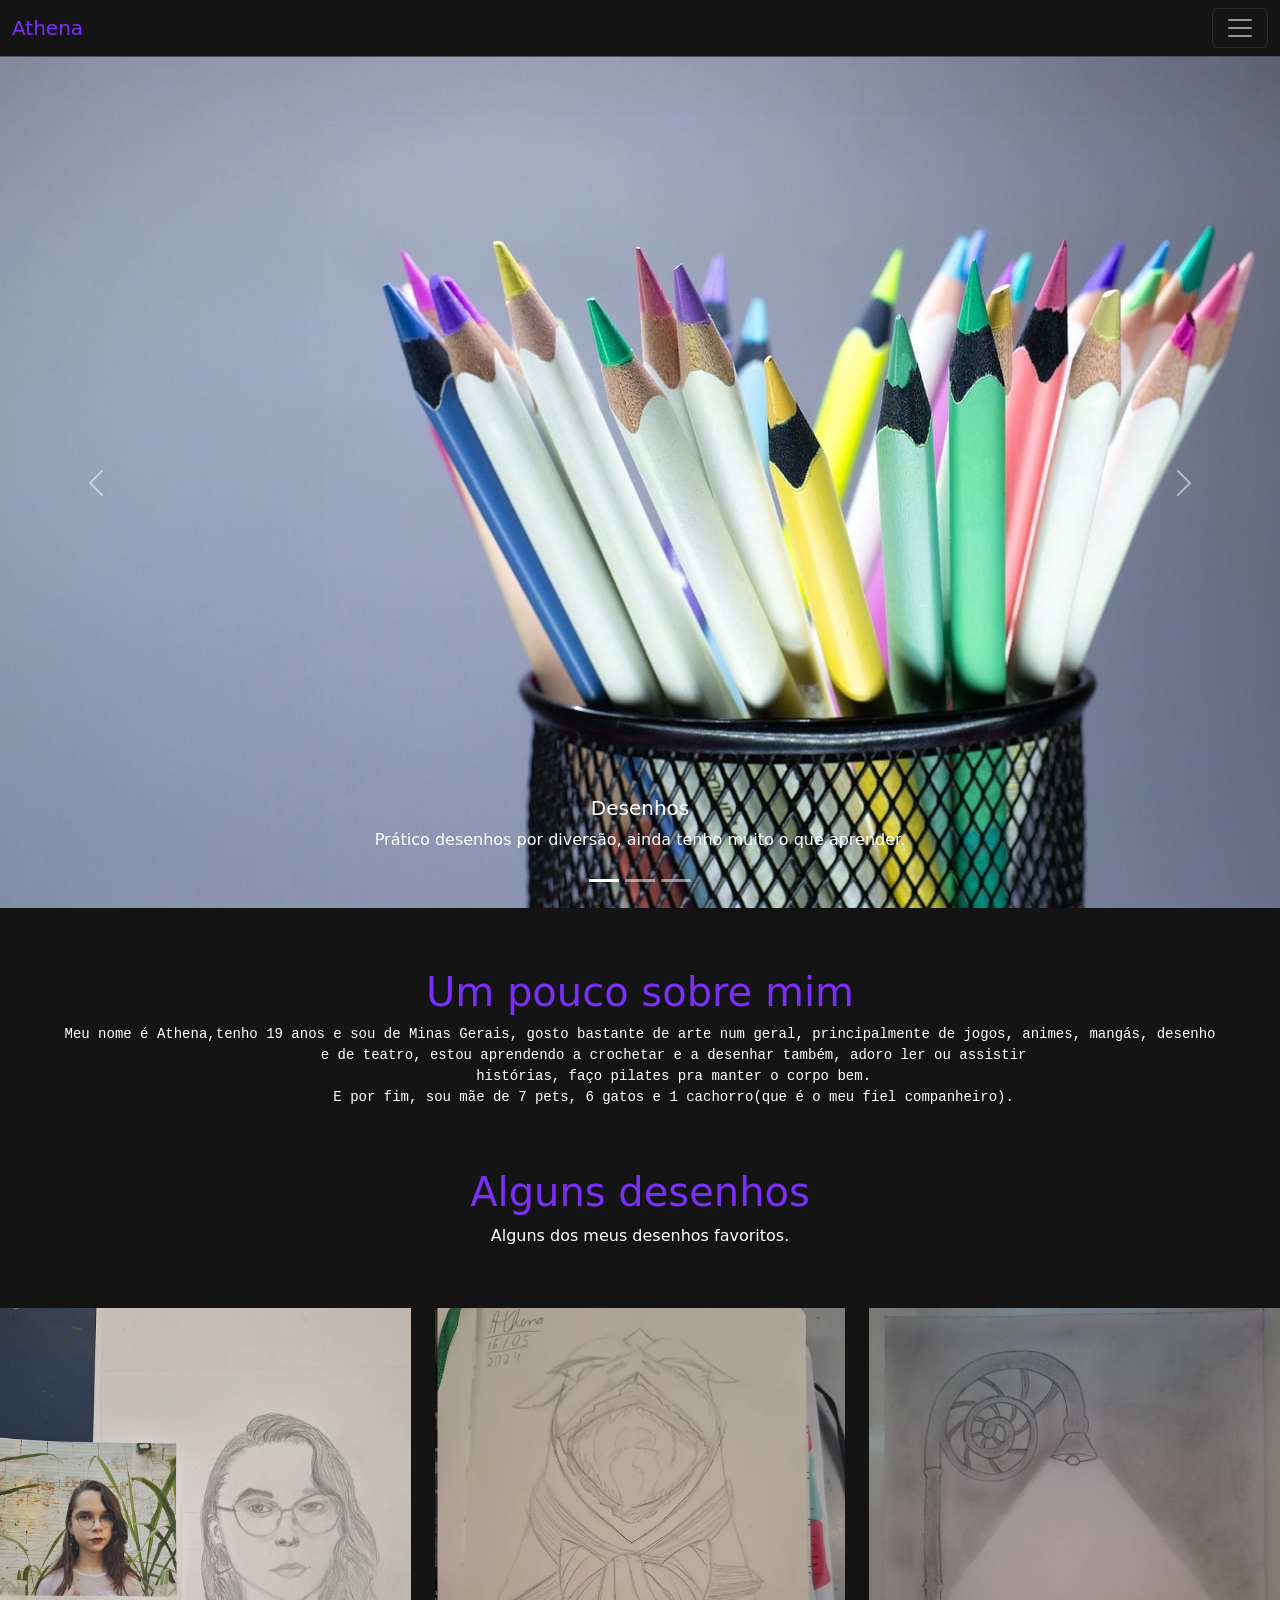
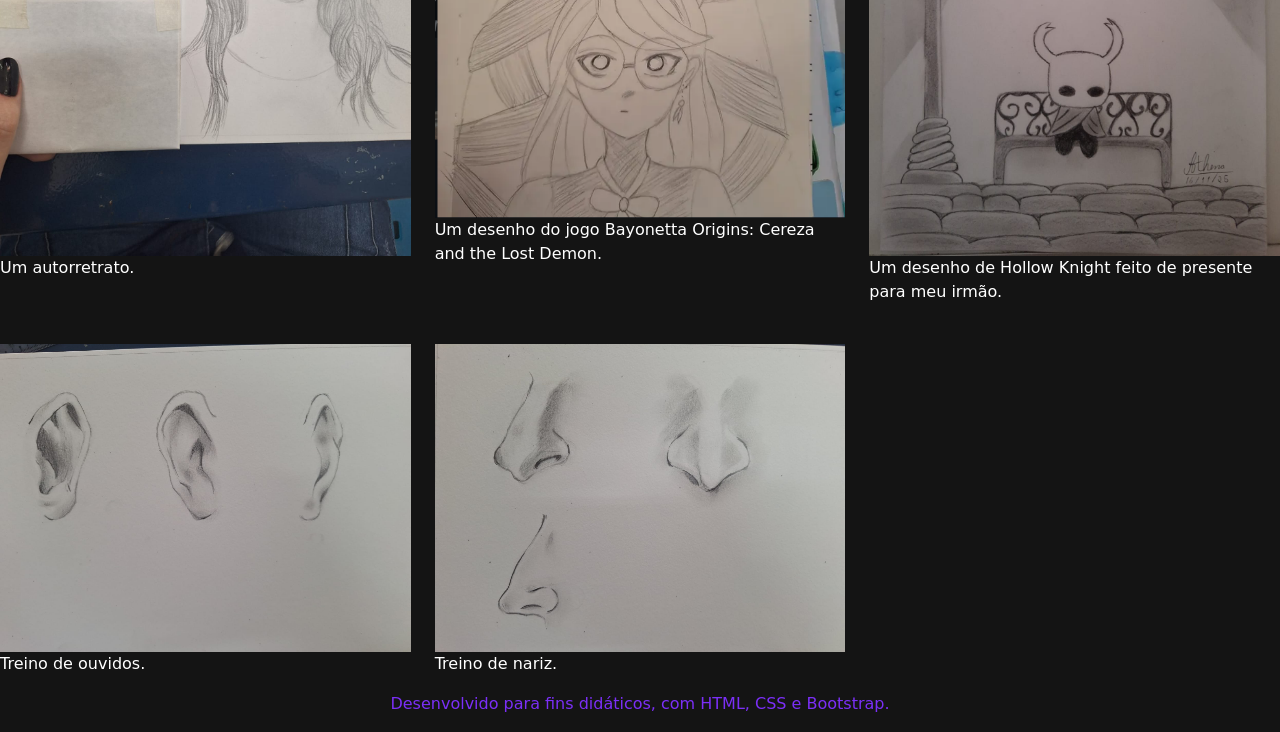
<file: index.html>
<!DOCTYPE html>
<html lang="ptbr">

<head>
    <meta charset="UTF-8">
    <meta name="viewport" content="width=device-width, initial-scale=1.0">
    <title>Sobre Athena</title>
    <link rel="preconnect" href="https://fonts.googleapis.com">
    <link rel="preconnect" href="https://fonts.gstatic.com" crossorigin>
    <link href="https://fonts.googleapis.com/css2?family=Inter:wght@400;600;700&display=swap" rel="stylesheet">

    <link href="https://cdn.jsdelivr.net/npm/bootstrap@5.3.3/dist/css/bootstrap.min.css" rel="stylesheet">
    <link rel="stylesheet" href="css/style.css">
</head>

<body class="bg-black">

    <header></header>

    <nav class="navbar bg-black border-bottom border-body" data-bs-theme="dark">
        <div class="container-fluid">
            <a class="navbar-brand text-color-purple" href="#">Athena</a>
            <button class="navbar-toggler" type="button" data-bs-toggle="collapse" data-bs-target="#navbarNav"
                aria-controls="navbarNav" aria-expanded="false" aria-label="Toggle navigation">
                <span class="navbar-toggler-icon"></span>
            </button>
            <div class="collapse navbar-collapse" id="navbarNav">
                <ul class="navbar-nav">
                    <li class="nav-item">
                        <a class="nav-link active" href="index.html">Inicio</a>
                    </li>
                    <li class="nav-item">
                        <a class="nav-link" href="redes.html">Redes Sociais</a>
                    </li>
                    <li class="nav-item">
                        <a class="nav-link" href="interesses.html">Interesses</a>
                    </li>
                </ul>
            </div>
        </div>
    </nav>
    <section>
        <div id="carouselExampleCaptions" class="carousel slide">
            <div class="carousel-indicators">
                <button type="button" data-bs-target="#carouselExampleCaptions" data-bs-slide-to="0" class="active"
                    aria-current="true" aria-label="Slide 1"></button>
                <button type="button" data-bs-target="#carouselExampleCaptions" data-bs-slide-to="1"
                    aria-label="Slide 2"></button>
                <button type="button" data-bs-target="#carouselExampleCaptions" data-bs-slide-to="2"
                    aria-label="Slide 3"></button>
            </div>
            <div class="carousel-inner">
                <div class="carousel-item active">
                    <img src="img/desenho.jpg" class="d-block w-100" alt="desenho">
                    <div class="carousel-caption d-none d-md-block">
                        <h5>Desenhos</h5>
                        <p>Prático desenhos por diversão, ainda tenho muito o que aprender.</p>
                    </div>
                </div>
                <div class="carousel-item">
                    <img src="img/codigos.jpg" class="d-block w-100" alt="códigos">
                    <div class="carousel-caption d-none d-md-block">
                        <h5>HTML e CSS</h5>
                        <p>Estou aprendendo a criar páginas web com HTML e CSS.</p>
                    </div>
                </div>
                <div class="carousel-item">
                    <img src="img/teatro.jpg" class="d-block w-100" alt="teatro">
                    <div class="carousel-caption d-none d-md-block">
                        <h5 class="text-color-black">Teatro</h5>
                        <p class="text-color-black">Faço teatro no grupo de teatro do Primeiro Ato.</p>
                    </div>
                </div>
            </div>
            <button class="carousel-control-prev" type="button" data-bs-target="#carouselExampleCaptions"
                data-bs-slide="prev">
                <span class="carousel-control-prev-icon" aria-hidden="true"></span>
                <span class="visually-hidden">Previous</span>
            </button>
            <button class="carousel-control-next" type="button" data-bs-target="#carouselExampleCaptions"
                data-bs-slide="next">
                <span class="carousel-control-next-icon" aria-hidden="true"></span>
                <span class="visually-hidden">Next</span>
            </button>
        </div>
    </section>
    <div class="spacing">
        <h1 class="text-center text-color-purple">Um pouco sobre mim</h1>
        <pre class="text-center text-color-white">Meu nome é Athena,tenho 19 anos e sou de Minas Gerais, gosto bastante de arte num geral, principalmente de jogos, animes, mangás, desenho
        e de teatro, estou aprendendo a crochetar e a desenhar também, adoro ler ou assistir
        histórias, faço pilates pra manter o corpo bem.
        E por fim, sou mãe de 7 pets, 6 gatos e 1 cachorro(que é o meu fiel companheiro).</pre>
    </div>
    <div class="spacing">
        <H1 class="text-center text-color-purple">Alguns desenhos</H1>
        <p class="text-center text-color-white">Alguns dos meus desenhos favoritos. </p>
    </div>
    <section class="bg-menu">
        <div class="row g-4">
            <div class="col-sm-6 col-lg-4">
                <figure class="card-galeria">
                    <img src="img/desenho1.jpg" alt="Foto 1" class="img-fluid">
                    <figcaption class="text-color-white">Um autorretrato.</figcaption>
                </figure>
            </div>

            <div class="col-sm-6 col-lg-4">
                <figure class="card-galeria">
                    <img src="img/desenho5.png" alt="Foto 2" class="img-fluid">
                    <figcaption class="text-color-white">Um desenho do jogo Bayonetta Origins: Cereza and the Lost
                        Demon.</figcaption>
                </figure>
            </div>

            <div class="col-sm-6 col-lg-4">
                <figure class="card-galeria">
                    <img src="img/desenho4.jpeg" alt="Foto 3" class="img-fluid">
                    <figcaption class="text-color-white">Um desenho de Hollow Knight feito de presente para meu irmão.
                    </figcaption>
                </figure>
            </div>

            <div class="col-sm-6 col-lg-4">
                <figure class="card-galeria">
                    <img src="img/desenho2.jpeg" alt="Foto 4" class="img-fluid">
                    <figcaption class="text-color-white">Treino de ouvidos.</figcaption>
                </figure>
            </div>
            <div class="col-sm-6 col-lg-4">
                <figure class="card-galeria">
                    <img src="img/desenho3.jpeg" alt="Foto 5" class="img-fluid">
                    <figcaption class="text-color-white">Treino de nariz.</figcaption>
                </figure>
            </div>
    </section class="spacing">
    <footer class="bg-footer text-center">
        <p class="text-color-purple">Desenvolvido para fins didáticos, com HTML, CSS e Bootstrap.</p>
    </footer>

    <script src="https://cdn.jsdelivr.net/npm/bootstrap@5.3.8/dist/js/bootstrap.bundle.min.js"
        integrity="sha384-FKyoEForCGlyvwx9Hj09JcYn3nv7wiPVlz7YYwJrWVcXK/BmnVDxM+D2scQbITxI"
        crossorigin="anonymous"></script>
</body>

</html>
</file>
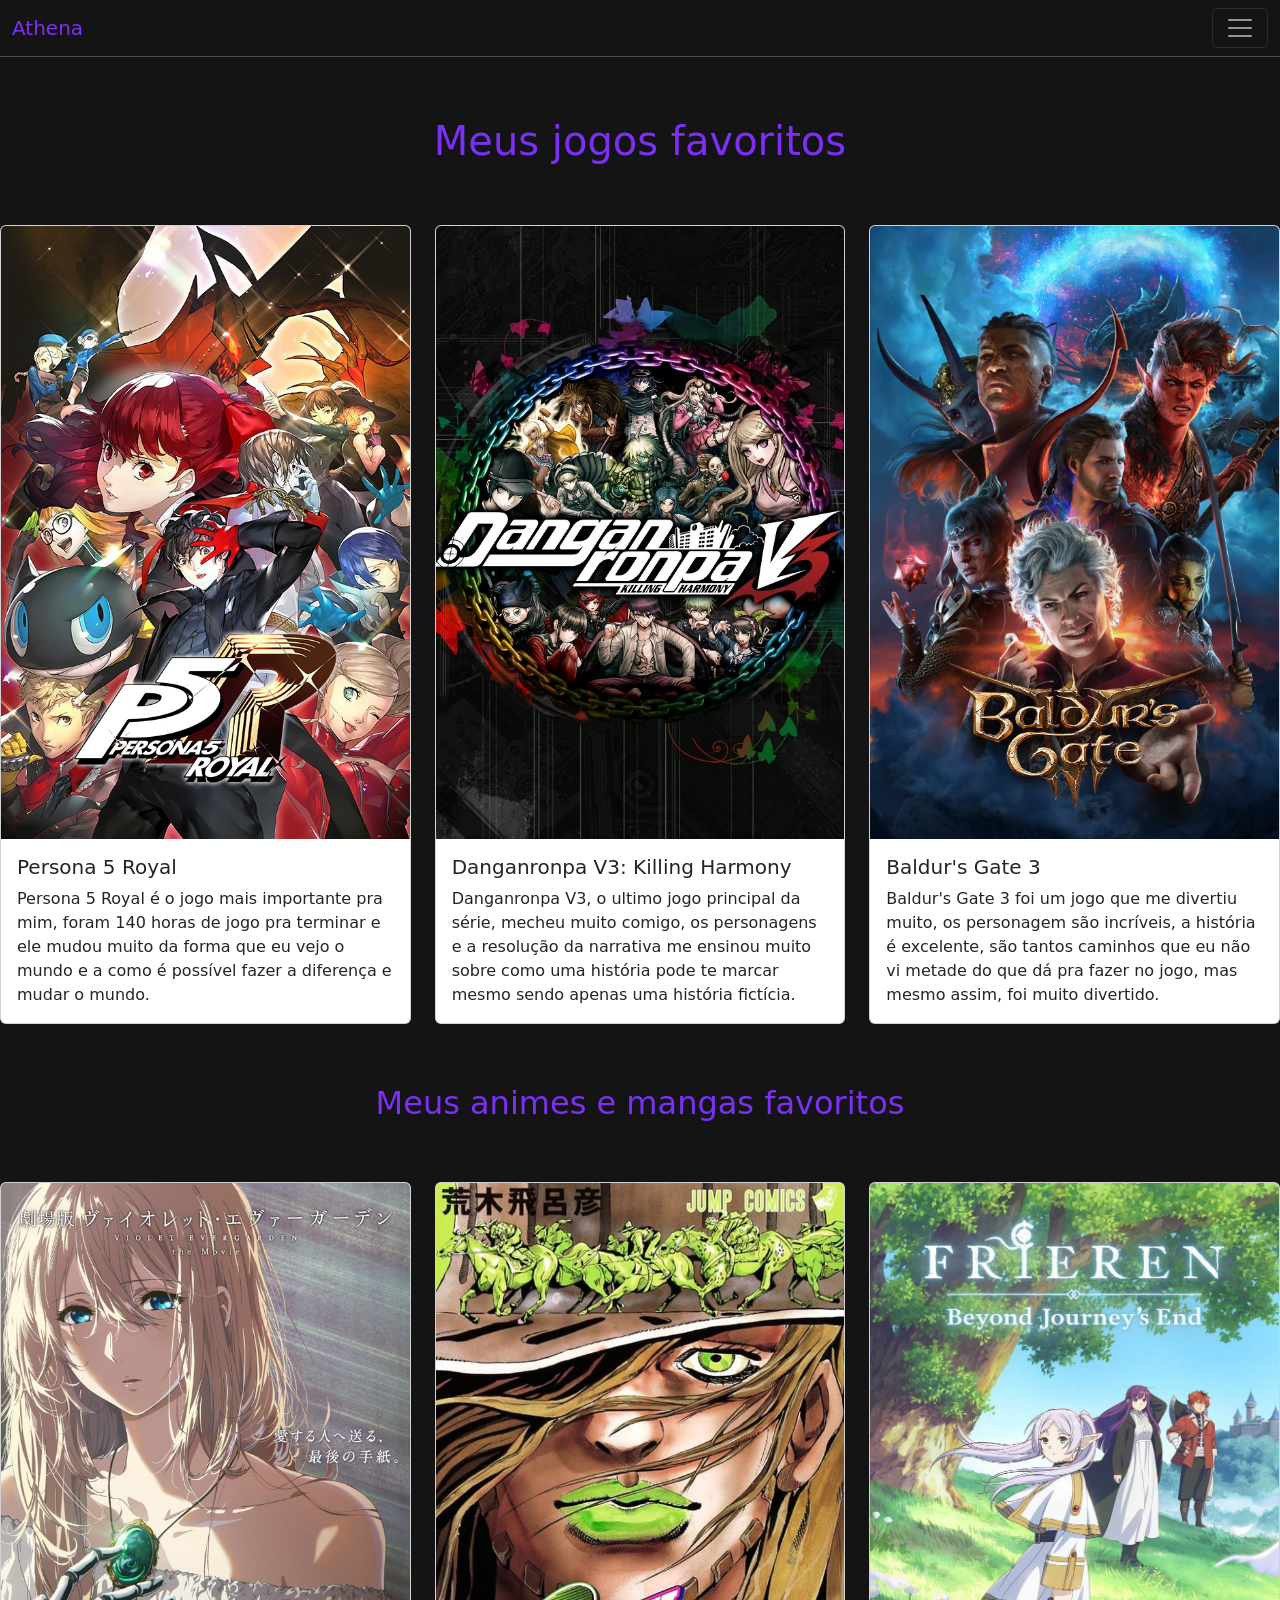
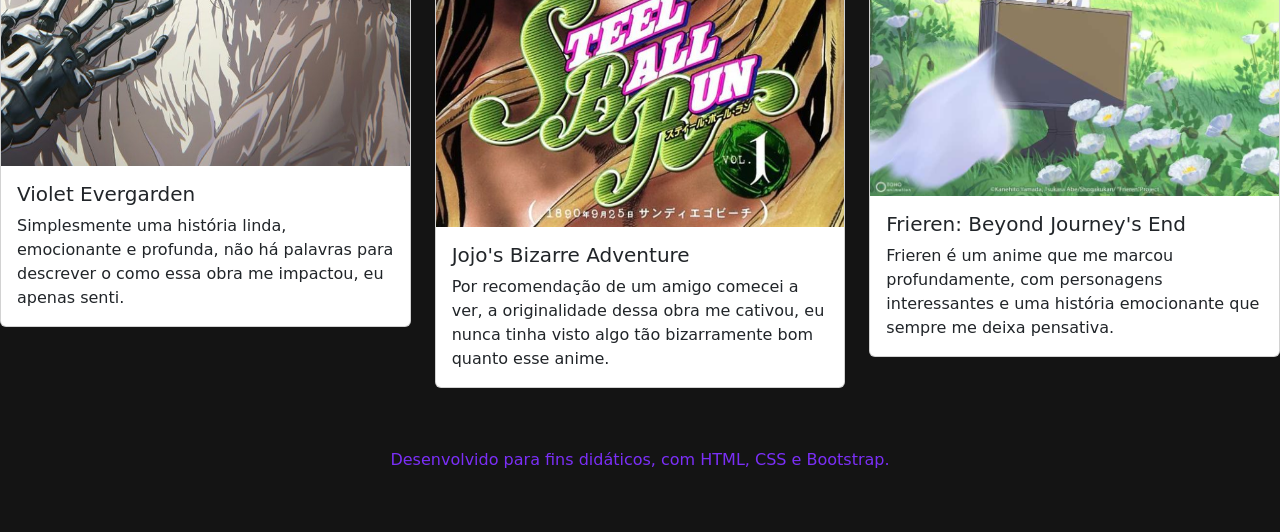
<file: interesses.html>
<!DOCTYPE html>
<html lang="ptbr">

<head>
    <meta charset="UTF-8">
    <meta name="viewport" content="width=device-width, initial-scale=1.0">
    <title>Interesses da Athena</title>
    <link rel="preconnect" href="https://fonts.googleapis.com">
    <link rel="preconnect" href="https://fonts.gstatic.com" crossorigin>
    <link href="https://fonts.googleapis.com/css2?family=Inter:wght@400;600;700&display=swap" rel="stylesheet">

    <link href="https://cdn.jsdelivr.net/npm/bootstrap@5.3.3/dist/css/bootstrap.min.css" rel="stylesheet">
    <link rel="stylesheet" href="css/style.css">
</head>

<body class="bg-black">

    <header></header>

    <nav class="navbar bg-black border-bottom border-body" data-bs-theme="dark">
        <div class="container-fluid">
            <a class="navbar-brand text-color-purple" href="index.html">Athena</a>
            <button class="navbar-toggler" type="button" data-bs-toggle="collapse" data-bs-target="#navbarNav"
                aria-controls="navbarNav" aria-expanded="false" aria-label="Toggle navigation">
                <span class="navbar-toggler-icon"></span>
            </button>
            <div class="collapse navbar-collapse" id="navbarNav">
                <ul class="navbar-nav">
                    <li class="nav-item">
                        <a class="nav-link" href="index.html">Inicio</a>
                    </li>
                    <li class="nav-item">
                        <a class="nav-link" href="redes.html">Redes Sociais</a>
                    </li>
                    <li class="nav-item">
                        <a class="nav-link active" href="interesses.html">Interesses</a>
                    </li>
                </ul>
            </div>
        </div>
    </nav>
    <div>
        <h1 class="text-color-purple text-center spacing">Meus jogos favoritos</h1>
    </div>
    <container>
        <div class="row row-cols-1 row-cols-md-3 g-4">
            <div class="col">
                <div class="card">
                    <img src="img/persona.png" class="card-img-top img-size" alt="Persona 5">
                    <div class="card-body">
                        <h5 class="card-title">Persona 5 Royal</h5>
                        <p class="card-text">Persona 5 Royal é o jogo mais importante pra mim, foram 140 horas de jogo pra terminar e ele mudou muito da forma que eu vejo o mundo e a como é possível fazer a diferença e mudar o mundo.</p>
                    </div>
                </div>
            </div>
            <div class="col">
                <div class="card">
                    <img src="img/danganronpa.jpg" class="card-img-top" alt="Danganronpa">
                    <div class="card-body">
                        <h5 class="card-title">Danganronpa V3: Killing Harmony</h5>
                        <p class="card-text">Danganronpa V3, o ultimo jogo principal da série, mecheu muito comigo, os personagens e a resolução da narrativa me ensinou muito sobre como uma história pode te marcar mesmo sendo apenas uma história fictícia.</p>
                    </div>
                </div>
            </div>
            <div class="col">
                <div class="card">
                    <img src="img/bg3.png" class="card-img-top" alt="Baldur's Gate 3">
                    <div class="card-body">
                        <h5 class="card-title">Baldur's Gate 3</h5>
                        <p class="card-text">Baldur's Gate 3 foi um jogo que me divertiu muito, os personagem são incríveis, a história é excelente, são tantos caminhos que eu não vi metade do que dá pra fazer no jogo, mas mesmo assim, foi muito divertido.</p>
                    </div>
                </div>
            </div>
        </div>
    </container>
    <h2 class="text-color-purple text-center spacing">Meus animes e mangas favoritos</h2>
    <container>
        <div class="row row-cols-1 row-cols-md-3 g-4">
            <div class="col">
                <div class="card">
                    <img src="img/violet.jpg" class="card-img-top img-size" alt="Violet Evergarden">
                    <div class="card-body">
                        <h5 class="card-title">Violet Evergarden</h5>
                        <p class="card-text">Simplesmente uma história linda, emocionante e profunda, não há palavras para descrever o como essa obra me impactou, eu apenas senti.</p>
                    </div>
                </div>
            </div>
            <div class="col">
                <div class="card">
                    <img src="img/jojo.jpg" class="card-img-top" alt="Jojo's Bizarre Adventure">
                    <div class="card-body">
                        <h5 class="card-title">Jojo's Bizarre Adventure</h5>
                        <p class="card-text">Por recomendação de um amigo comecei a ver, a originalidade dessa obra me cativou, eu nunca tinha visto algo tão bizarramente bom quanto esse anime.</p>
                    </div>
                </div>
            </div>
            <div class="col">
                <div class="card">
                    <img src="img/frieren.jpg" class="card-img-top" alt="Frieren: Beyond Journey's End">
                    <div class="card-body">
                        <h5 class="card-title">Frieren: Beyond Journey's End</h5>
                        <p class="card-text">Frieren é um anime que me marcou profundamente, com personagens interessantes e uma história emocionante que sempre me deixa pensativa.</p>
                    </div>
                </div>
            </div>
        </div>
    </container>
    <footer class="bg-footer text-center spacing">
        <p class="text-color-purple">Desenvolvido para fins didáticos, com HTML, CSS e Bootstrap.</p>
    </footer>

    <script src="https://cdn.jsdelivr.net/npm/bootstrap@5.3.8/dist/js/bootstrap.bundle.min.js"
        integrity="sha384-FKyoEForCGlyvwx9Hj09JcYn3nv7wiPVlz7YYwJrWVcXK/BmnVDxM+D2scQbITxI"
        crossorigin="anonymous"></script>
</body>

</html>
</file>
<file: css/style.css>
/*********** Global ***********/
.spacing{
    margin: 60px 0 !important;
}
.text-color-white{
    color: #fff !important;
}
.text-color-black{
    color: #000 !important;
}
.text-color-purple{
    color: #7b2ff7 !important;
}
/*********** img ***********/
.img-size{
    width: 100% !important;
    height: 100% !important;
}
/*********** Footer ***********/
.bg-black{
    background-color: #141414 !important;
}
.bg-card-size-small{
    font-size: 3rem !important;
}
</file>
